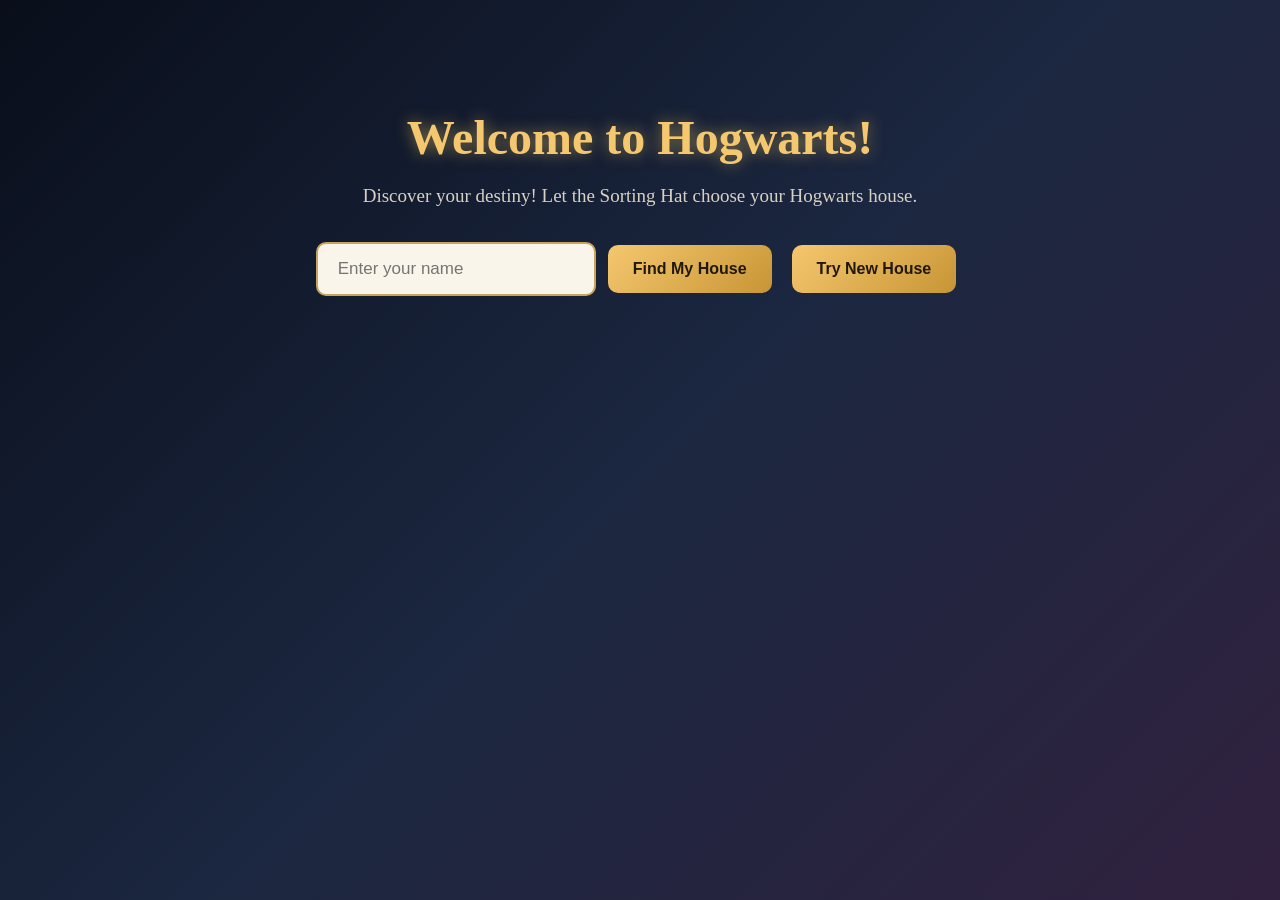
<file: courses/foundation/intro-to-frontend/HogwartsHouseGenerator/index.html>
<!DOCTYPE html>
<html lang="en">
  <head>
    <meta charset="UTF-8" />
    <meta name="viewport" content="width=device-width, initial-scale=1.0" />
    <link rel="stylesheet" href="style.css" />
    <title>Hogwarts House Generator</title>
  </head>
  <body>
    <h1>Welcome to Hogwarts!</h1>

    <p>Discover your destiny! Let the Sorting Hat choose your Hogwarts house.</p>
    <input type="text" id="studentName" placeholder="Enter your name" />
    

    <button id="houseButton">Find My House</button>
    <button id="tryAgain">Try New House</button>

    <p id="result" aria-live="polite"></p>

    <script src="script.js"></script>
  </body>
</html>
</file>
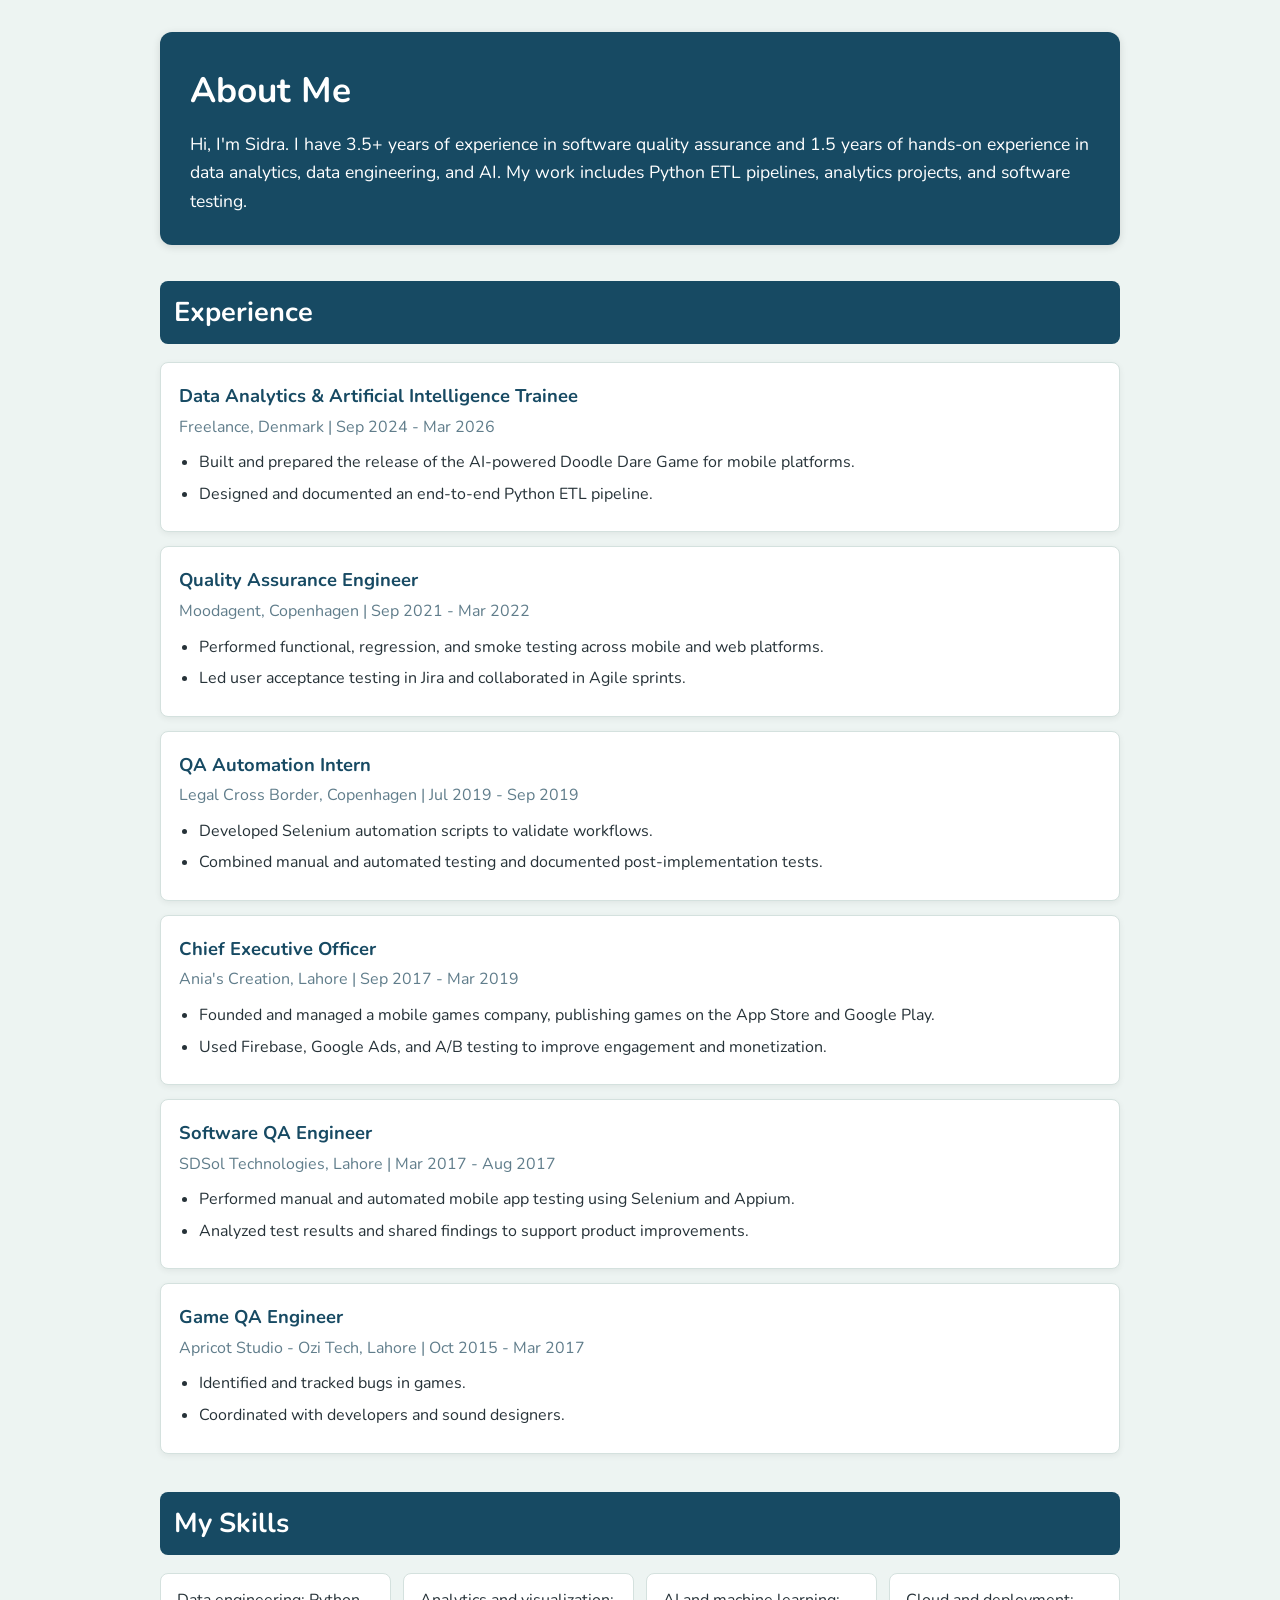
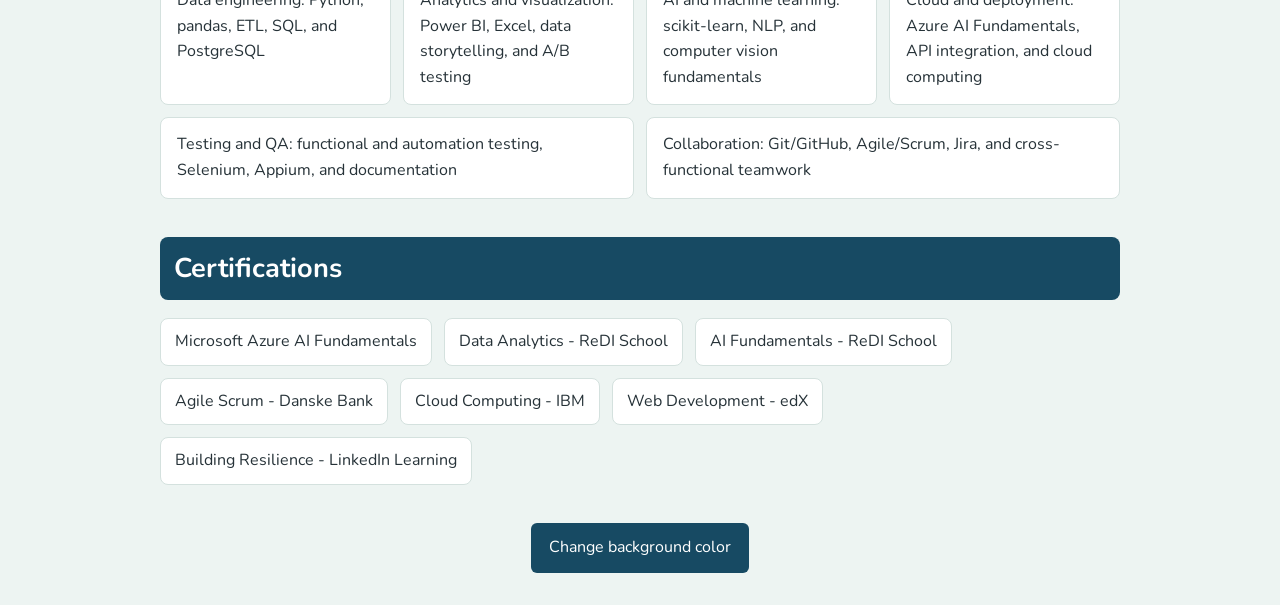
<file: courses/foundation/intro-to-using-ai/Portfolio.html>
<!DOCTYPE html>
<html lang="en">
<head>
	<meta charset="UTF-8">
	<meta name="viewport" content="width=device-width, initial-scale=1.0">
<link href="https://fonts.googleapis.com/css2?family=Nunito:wght@400;700&display=swap" rel="stylesheet">	<link rel="stylesheet" href="style.css">
	<title>About Me | Sidra Jamshaid</title>
</head>
<body>
	<main>
		<header class="intro">
			<h1 class="intro_h1">About Me</h1>
			<p class="intro_p">
				Hi, I'm Sidra. I have 3.5+ years of experience in software quality
				assurance and 1.5 years of hands-on experience in data analytics, data
				engineering, and AI. My work includes Python ETL pipelines, analytics
				projects, and software testing.
			</p>
		</header>

		<section class="experience-section">
			<h2>Experience</h2>
			<article class="experience-entry">
				<h3>Data Analytics &amp; Artificial Intelligence Trainee</h3>
				<p class="experience-meta">Freelance, Denmark | Sep 2024 - Mar 2026</p>
				<ul class="experience-list">
					<li>Built and prepared the release of the AI-powered Doodle Dare Game for mobile platforms.</li>
					<li>Designed and documented an end-to-end Python ETL pipeline.</li>
				</ul>
			</article>
			<article class="experience-entry">
				<h3>Quality Assurance Engineer</h3>
				<p class="experience-meta">Moodagent, Copenhagen | Sep 2021 - Mar 2022</p>
				<ul class="experience-list">
					<li>Performed functional, regression, and smoke testing across mobile and web platforms.</li>
					<li>Led user acceptance testing in Jira and collaborated in Agile sprints.</li>
				</ul>
			</article>
			<article class="experience-entry">
				<h3>QA Automation Intern</h3>
				<p class="experience-meta">Legal Cross Border, Copenhagen | Jul 2019 - Sep 2019</p>
				<ul class="experience-list">
					<li>Developed Selenium automation scripts to validate workflows.</li>
					<li>Combined manual and automated testing and documented post-implementation tests.</li>
				</ul>
			</article>
			<article class="experience-entry">
				<h3>Chief Executive Officer</h3>
				<p class="experience-meta">Ania's Creation, Lahore | Sep 2017 - Mar 2019</p>
				<ul class="experience-list">
					<li>Founded and managed a mobile games company, publishing games on the App Store and Google Play.</li>
					<li>Used Firebase, Google Ads, and A/B testing to improve engagement and monetization.</li>
				</ul>
			</article>
			<article class="experience-entry">
				<h3>Software QA Engineer</h3>
				<p class="experience-meta">SDSol Technologies, Lahore | Mar 2017 - Aug 2017</p>
				<ul class="experience-list">
					<li>Performed manual and automated mobile app testing using Selenium and Appium.</li>
					<li>Analyzed test results and shared findings to support product improvements.</li>
				</ul>
			</article>
			<article class="experience-entry">
				<h3>Game QA Engineer</h3>
				<p class="experience-meta">Apricot Studio - Ozi Tech, Lahore | Oct 2015 - Mar 2017</p>
				<ul class="experience-list">
					<li>Identified and tracked bugs in games.</li>
					<li>Coordinated with developers and sound designers.</li>
				</ul>
			</article>
		</section>

		<section class="skills-section">
			<h2>My Skills</h2>
			<ul class="skills-list">
				<li>Data engineering: Python, pandas, ETL, SQL, and PostgreSQL</li>
				<li>Analytics and visualization: Power BI, Excel, data storytelling, and A/B testing</li>
				<li>AI and machine learning: scikit-learn, NLP, and computer vision fundamentals</li>
				<li>Cloud and deployment: Azure AI Fundamentals, API integration, and cloud computing</li>
				<li>Testing and QA: functional and automation testing, Selenium, Appium, and documentation</li>
				<li>Collaboration: Git/GitHub, Agile/Scrum, Jira, and cross-functional teamwork</li>
			</ul>
		</section>

		<section class="certifications-section">
			<h2>Certifications</h2>
			<ul class="certifications-list">
				<li>Microsoft Azure AI Fundamentals</li>
				<li>Data Analytics - ReDI School</li>
				<li>AI Fundamentals - ReDI School</li>
				<li>Agile Scrum - Danske Bank</li>
				<li>Cloud Computing - IBM</li>
				<li>Web Development - edX</li>
				<li>Building Resilience - LinkedIn Learning</li>
			</ul>
		</section>

<button id="color-button" class="color-button" type="button">Change background color</button>	</main>
	<script src="javascript.js"></script>
</body>
</html>
</file>
<file: courses/foundation/intro-to-frontend/HogwartsHouseGenerator/style.css>
/* General page styling */
body {
  font-family: Georgia, "Times New Roman", serif;
  background: linear-gradient(135deg, #090e1a, #1b2740, #30213e);
  color: #f5f0e6;
  text-align: center;
  min-height: 100vh;
  margin: 0;
  padding: 40px 20px;
  box-sizing: border-box;
}

/* Hogwarts heading */
h1 {
  font-size: 48px;
  color: #f5c76e;
  margin-top: 70px;
  margin-bottom: 20px;
  text-shadow: 0 0 15px rgba(255, 215, 100, 0.5);
}

/* Description */
p {
  font-size: 19px;
  color: #d8d0c3;
  margin-bottom: 30px;
}

/* Name input */
input {
  padding: 15px 20px;
  width: 280px;
  max-width: 90%;
  font-size: 17px;
  border: 2px solid #c9a45c;
  border-radius: 10px;
  background-color: #f9f5eb;
  color: #222;
  outline: none;
  margin-bottom: 20px;
  box-sizing: border-box;
}

/* Input focus effect */
input:focus {
  border-color: #ffd700;
  box-shadow: 0 0 12px rgba(255, 215, 0, 0.5);
}

/* Buttons */
button {
  background: linear-gradient(135deg, #f5c76e, #c79535);
  color: #21180a;
  border: none;
  padding: 15px 25px;
  font-size: 16px;
  font-weight: bold;
  border-radius: 10px;
  cursor: pointer;
  margin: 8px;
  transition: all 0.3s ease;
}

/* Button hover effect */
button:hover {
  background: linear-gradient(135deg, #ffe29a, #e6b64f);
  transform: translateY(-3px);
  box-shadow: 0 5px 20px rgba(255, 215, 0, 0.3);
}

/* Button click effect */
button:active {
  transform: scale(0.96);
}

/* Hogwarts result */
#result {
  font-size: 24px;
  font-weight: bold;
  margin: 30px auto;
  padding: 20px;
  max-width: 500px;
  min-height: 30px;
  background-color: #fff8e8;
  border: 2px solid #c9a45c;
  border-radius: 15px;
  box-shadow: 0 0 20px rgba(255, 215, 0, 0.15);
  animation: fadeIn 0.6s ease;
}
#result:empty {
  display: none;
}

/* Animation */
@keyframes fadeIn {
  from {
    opacity: 0;
    transform: translateY(15px);
  }

  to {
    opacity: 1;
    transform: translateY(0);
  }
}

/* Mobile responsiveness */
@media (max-width: 600px) {
  h1 {
    font-size: 32px;
    margin-top: 40px;
  }

  input {
    width: 100%;
  }

  button {
    width: 90%;
  }

  #result {
    font-size: 20px;
  }
}
</file>
<file: courses/foundation/intro-to-using-ai/style.css>
body {
  font-family: "Nunito", sans-serif;
  font-size: 1rem;
  background-color: #edf4f2;
  color: #263238;
  line-height: 1.6;
  margin: 0;
}

main {
  box-sizing: border-box;
  width: 90%;
  max-width: 960px;
  margin: 32px auto;
}

.intro {
  padding: 30px;
  margin-bottom: 36px;
  background-color: #174a63;
  color: white;
  border-radius: 12px;
  box-shadow: 0 2px 8px rgba(0, 0, 0, 0.12);
}

.intro_h1 {
  margin: 0 0 12px;
  font-size: 2.2rem;
}

.intro_p {
  margin: 0;
  font-size: 1.1rem;
}

.experience-section,
.skills-section,
.certifications-section {
  margin-bottom: 38px;
}

h2 {
  margin: 0 0 18px;
  padding: 10px 14px;
  font-size: 1.7rem;
  color: white;
  background-color: #174a63;
  border-radius: 8px;
}

h3 {
  margin: 0;
  color: #174a63;
  font-size: 1.15rem;
}

.experience-entry {
  box-sizing: border-box;
  padding: 18px;
  margin-bottom: 14px;
  background-color: white;
  border: 1px solid #d4e1de;
  border-radius: 8px;
  box-shadow: 0 2px 6px rgba(0, 0, 0, 0.06);
}

.experience-meta {
  margin: 4px 0 10px;
  color: #607d8b;
}

.experience-list {
  margin: 0;
  padding-left: 20px;
}

.experience-entry li {
  margin-bottom: 6px;
}

.skills-list,
.certifications-list {
  display: flex;
  flex-wrap: wrap;
  gap: 12px;
  padding: 0;
  list-style: none;
}

.skills-list li,
.certifications-list li {
  box-sizing: border-box;
  padding: 14px 16px;
  background-color: white;
  border: 1px solid #d4e1de;
  border-radius: 8px;
}

.skills-list li {
  flex: 1 1 230px;
}

.certifications-list li {
  padding: 10px 14px;
}

.color-button {
  display: block;
  margin: 24px auto 0;
  padding: 12px 18px;
  border: none;
  border-radius: 6px;
  background-color: #174a63;
  color: white;
  font: inherit;
  cursor: pointer;
}

.color-button:hover {
  background-color: #0e3548;
}

@media (min-width: 700px) {
  main {
    width: 80%;
  }
}
</file>
